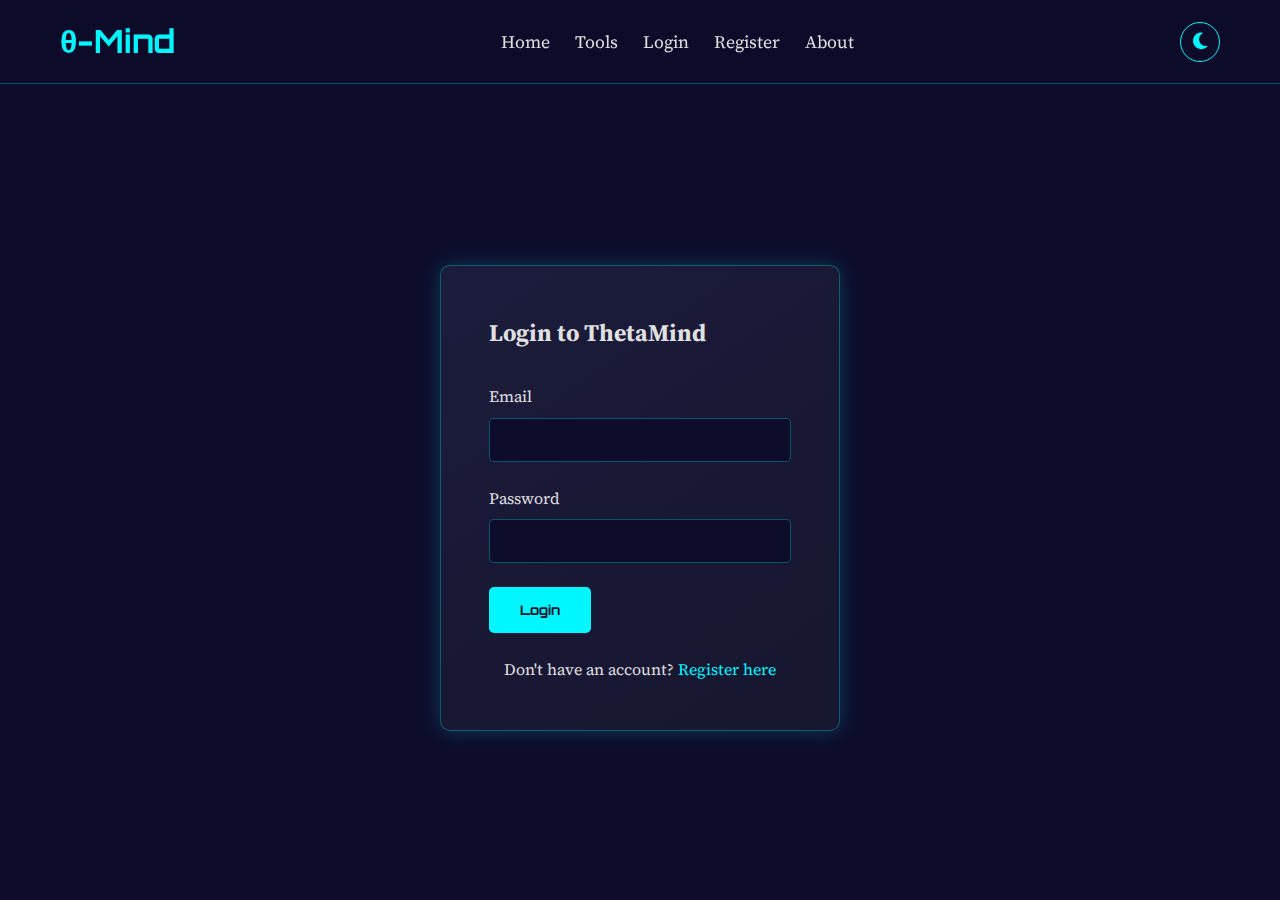
<file: templates/login.html>
<!DOCTYPE html>
<html lang="en">
<head>
    <meta charset="UTF-8">
    <meta name="viewport" content="width=device-width, initial-scale=1.0">
    <title>Login - ThetaMind</title>
    <link rel="stylesheet" href="/static/css/style.css">
    <link rel="stylesheet" href="https://cdnjs.cloudflare.com/ajax/libs/font-awesome/6.4.0/css/all.min.css">
</head>
<body>
    <nav class="navbar">
        <div class="container">
            <a href="/" class="logo">θ-Mind</a>
            <ul class="nav-links">
                <li><a href="/">Home</a></li>
                <li><a href="/tools">Tools</a></li>
                <li><a href="/login">Login</a></li>
                <li><a href="/register">Register</a></li>
                <li><a href="/#about">About</a></li>
            </ul>
             <button id="theme-toggle" class="theme-toggle-btn">
                <i class="fas fa-sun"></i>
                <i class="fas fa-moon"></i>
            </button>
        </div>
    </nav>
    <div class="auth-container">
        <div class="auth-form">
            <h2>Login to ThetaMind</h2>
            <form>
                <div class="form-group">
                    <label for="email">Email</label>
                    <input type="email" id="email" name="email" required>
                </div>
                <div class="form-group">
                    <label for="password">Password</label>
                    <input type="password" id="password" name="password" required>
                </div>
                <button type="submit" class="btn btn-primary">Login</button>
            </form>
            <p>Don't have an account? <a href="/register">Register here</a></p>
        </div>
    </div>
    <script src="/static/js/script.js"></script>
</body>
</html>
</file>
<file: static/css/style.css>
@import url('https://fonts.googleapis.com/css2?family=Orbitron:wght@400;700&family=Source+Serif+4:opsz,wght@8..30,400;8..30,700&display=swap');

:root {
    /* Dark Mode (Default) */
    --primary-bg: #0d0d2b;
    --secondary-bg: #1a1a3a;
    --primary-text: #e0e0e0;
    --accent-color: #00f7ff;
    --accent-hover: #00c5cc;
    --secondary-accent: #ff00ff;
    --border-color: rgba(0, 247, 255, 0.3);
    --shadow-color: rgba(0, 247, 255, 0.2);
    --font-heading: 'Orbitron', sans-serif;
    --font-body: 'Source Serif 4', serif;
    --success-color: #00ff8c;
    --error-color: #ff4d4d;
    --card-bg: linear-gradient(145deg, #1c1c3c, #161630);
    --banner-bg: linear-gradient(135deg, #0d0d2bde, #1a1a3af3);
}

body.light-mode {
    --primary-bg: #f4f7fc;
    --secondary-bg: #ffffff;
    --primary-text: #333333;
    --accent-color: #0056b3;
    --accent-hover: #003d80;
    --secondary-accent: #d9006c;
    --border-color: rgba(0, 86, 179, 0.3);
    --shadow-color: rgba(0, 86, 179, 0.1);
    --success-color: #00a359;
    --error-color: #d90404;
    --card-bg: #ffffff;
    --banner-bg: linear-gradient(135deg, #f4f7fcc9, #e0e5ece3);
}

/* ... (keep body, container, navbar, banner, buttons, sections, features, footer, auth forms from previous version) ... */
* {
    margin: 0;
    padding: 0;
    box-sizing: border-box;
}

body {
    font-family: var(--font-body);
    background-color: var(--primary-bg);
    color: var(--primary-text);
    line-height: 1.6;
    transition: background-color 0.3s ease, color 0.3s ease;
}

.container {
    max-width: 1200px;
    margin: 0 auto;
    padding: 0 20px;
}

.navbar {
    background-color: rgba(13, 13, 43, 0.8);
    backdrop-filter: blur(10px);
    padding: 1rem 0;
    position: fixed;
    width: 100%;
    top: 0;
    z-index: 1000;
    border-bottom: 1px solid var(--border-color);
}

body.light-mode .navbar {
    background-color: rgba(255, 255, 255, 0.8);
}

.navbar .container {
    display: flex;
    justify-content: space-between;
    align-items: center;
}

.navbar .logo {
    font-family: var(--font-heading);
    font-size: 2rem;
    color: var(--accent-color);
    text-decoration: none;
    font-weight: 700;
}

.navbar .nav-links {
    list-style: none;
    display: flex;
    align-items: center;
}

.navbar .nav-links li {
    margin-left: 25px;
}

.navbar .nav-links a {
    color: var(--primary-text);
    text-decoration: none;
    font-size: 1.1rem;
    transition: color 0.3s ease;
    padding-bottom: 5px;
    border-bottom: 2px solid transparent;
}

.navbar .nav-links a:hover,
.navbar .nav-links a.active {
    color: var(--accent-color);
    border-bottom-color: var(--accent-color);
}

.theme-toggle-btn {
    background: transparent;
    border: 1px solid var(--accent-color);
    color: var(--accent-color);
    cursor: pointer;
    border-radius: 50%;
    width: 40px;
    height: 40px;
    font-size: 1.2rem;
    display: flex;
    justify-content: center;
    align-items: center;
    transition: all 0.3s ease;
    margin-left: 25px;
}

.theme-toggle-btn:hover {
    background: var(--accent-color);
    color: var(--primary-bg);
}

.theme-toggle-btn .fa-sun {
    display: none;
}

.theme-toggle-btn .fa-moon {
    display: block;
}

body.light-mode .theme-toggle-btn .fa-sun {
    display: block;
}

body.light-mode .theme-toggle-btn .fa-moon {
    display: none;
}

.banner {
    min-height: 100vh;
    display: flex;
    align-items: center;
    justify-content: center;
    text-align: center;
    position: relative;
    overflow: hidden;
    background: var(--banner-bg);
}

#matrix-background {
    position: absolute;
    top: 0;
    left: 0;
    width: 100%;
    height: 100%;
    z-index: -1;
}

.banner h1 {
    font-family: var(--font-heading);
    font-size: clamp(2.5rem, 6vw, 4.5rem);
    font-weight: 700;
}

.animated-title {
    background: linear-gradient(90deg, var(--accent-color), #fff, var(--secondary-accent), var(--accent-color));
    -webkit-background-clip: text;
    background-clip: text;
    color: transparent;
    animation: gradient-flow 8s linear infinite;
    background-size: 400% 100%;
}

@keyframes gradient-flow {
    0% {
        background-position: 0% 50%;
    }

    100% {
        background-position: 100% 50%;
    }
}

.banner p {
    font-size: clamp(1.1rem, 2.5vw, 1.5rem);
    max-width: 700px;
    margin: 1rem auto 2rem;
}

.banner-buttons {
    display: flex;
    justify-content: center;
    gap: 1rem;
}

.btn {
    padding: 0.8rem 1.8rem;
    border-radius: 5px;
    text-decoration: none;
    font-family: var(--font-heading);
    font-weight: 700;
    transition: all 0.3s ease;
    cursor: pointer;
    border: 2px solid transparent;
}

.btn-primary {
    background-color: var(--accent-color);
    color: var(--primary-bg);
    border-color: var(--accent-color);
}

.btn-primary:hover {
    background-color: var(--accent-hover);
    border-color: var(--accent-hover);
    transform: scale(1.05);
}

.btn-secondary {
    background-color: transparent;
    color: var(--accent-color);
    border-color: var(--accent-color);
}

.btn-secondary:hover {
    background-color: var(--accent-color);
    color: var(--primary-bg);
    transform: scale(1.05);
}

section,
.page-content {
    padding: 6rem 0;
}

.page-content {
    padding-top: 120px;
}

section h2 {
    font-family: var(--font-heading);
    font-size: 2.5rem;
    text-align: center;
    margin-bottom: 1rem;
    color: var(--accent-color);
}

.section-subtitle {
    max-width: 700px;
    text-align: center;
    margin: 0 auto 3rem auto;
    color: var(--primary-text);
    opacity: 0.9;
}

.introduction {
    background-color: var(--secondary-bg);
}

.footer {
    background-color: var(--secondary-bg);
    text-align: center;
    padding: 2rem 0;
    border-top: 1px solid var(--border-color);
}

.auth-container {
    display: flex;
    justify-content: center;
    align-items: center;
    min-height: 100vh;
    padding: 8rem 20px 2rem;
}

.auth-form {
    background: var(--card-bg);
    padding: 3rem;
    border-radius: 10px;
    border: 1px solid var(--border-color);
    width: 100%;
    max-width: 400px;
    box-shadow: 0 0 20px var(--shadow-color);
}

.auth-form h2 {
    margin-bottom: 2rem;
}

.form-group {
    margin-bottom: 1.5rem;
}

.form-group label {
    display: block;
    margin-bottom: 0.5rem;
}

.form-group input {
    width: 100%;
    padding: 0.75rem;
    background-color: var(--primary-bg);
    border: 1px solid var(--border-color);
    border-radius: 5px;
    color: var(--primary-text);
    font-size: 1rem;
}

.auth-form p {
    text-align: center;
    margin-top: 1.5rem;
}

.auth-form p a {
    color: var(--accent-color);
    text-decoration: none;
}

.auth-form .error-message {
    color: var(--error-color);
    text-align: center;
    margin-bottom: 1rem;
}

/* --- Feature Cards --- */
.tools {
    background-color: var(--primary-bg);
}

.tool-grid {
    display: grid;
    grid-template-columns: repeat(auto-fit, minmax(300px, 1fr));
    gap: 2rem;
}

.tool-card {
    background-color: var(--secondary-bg);
    padding: 2rem;
    text-align: center;
    border-radius: 10px;
    border: 1px solid var(--border-color);
    transition: transform 0.3s ease, box-shadow 0.3s ease;
}

.tool-card:hover {
    transform: translateY(-10px);
    box-shadow: 0 10px 20px var(--shadow-color);
}

.tool-card i {
    color: var(--accent-color);
    margin-bottom: 1rem;
}

.tool-card h3 {
    font-family: var(--font-heading);
    font-size: 1.5rem;
    margin-bottom: 1rem;
}

/* --- Tools Page: Topics Section --- */
.topics-section {
    background: var(--primary-bg);
}

.topics-grid {
    display: grid;
    grid-template-columns: repeat(auto-fit, minmax(280px, 1fr));
    gap: 2rem;
}

.topic-card {
    background: var(--card-bg);
    border-radius: 10px;
    border: 1px solid var(--border-color);
    display: flex;
    align-items: center;
    padding: 1.5rem;
    text-decoration: none;
    color: var(--primary-text);
    transition: all 0.3s ease-in-out;
}

.topic-card:not(.disabled):hover {
    transform: translateY(-10px) scale(1.02);
    box-shadow: 0 15px 30px var(--shadow-color);
    border-color: var(--accent-color);
}

.topic-card.disabled {
    opacity: 0.5;
    cursor: not-allowed;
}

.topic-card.disabled .topic-content span {
    display: block;
    font-size: 0.8rem;
    background: var(--secondary-accent);
    color: white;
    padding: 2px 8px;
    border-radius: 10px;
    margin-top: 5px;
}

.topic-icon {
    font-size: 2.5rem;
    margin-right: 1.5rem;
    width: 60px;
    height: 60px;
    display: flex;
    justify-content: center;
    align-items: center;
    border-radius: 50%;
}

.algebra-icon {
    background: linear-gradient(45deg, #00f7ff, #008cff);
    color: white;
}

.geometry-icon {
    background: linear-gradient(45deg, #ff00ff, #ff008c);
    color: white;
}

.calculus-icon {
    background: linear-gradient(45deg, #f7ff00, #ff8c00);
    color: white;
}

.topic-content h3 {
    font-family: var(--font-heading);
    color: var(--primary-text);
    margin-bottom: 0.25rem;
}

body.light-mode .topic-content h3 {
    color: var(--primary-text);
}

/* --- About Page: Team Section --- */
.team-section {
    padding: 4rem 0;
    background-color: var(--primary-bg);
}

.team-grid {
    display: grid;
    grid-template-columns: repeat(auto-fit, minmax(250px, 1fr));
    gap: 2rem;
}

.team-member-card {
    background-color: var(--secondary-bg);
    border: 1px solid var(--border-color);
    border-radius: 10px;
    text-align: center;
    padding: 2rem;
    transition: transform 0.3s ease, box-shadow 0.3s ease;
}

.team-member-card:hover {
    transform: translateY(-10px);
    box-shadow: 0 10px 20px var(--shadow-color);
}

.team-member-card img {
    width: 150px;
    height: 150px;
    border-radius: 50%;
    border: 4px solid var(--accent-color);
    margin-bottom: 1.5rem;
}

.team-member-card h3 {
    font-family: var(--font-heading);
    font-size: 1.5rem;
    color: var(--accent-color);
}

.team-member-card p {
    font-size: 1rem;
    color: var(--primary-text);
}

/* --- AI Solver Section --- */
.ai-solver-section {
    background-color: var(--secondary-bg);
}

.solver-area {
    max-width: 800px;
    margin: 0 auto;
    display: flex;
    flex-direction: column;
    gap: 1rem;
}

.solver-area textarea {
    width: 100%;
    min-height: 120px;
    padding: 1rem;
    background-color: var(--primary-bg);
    border: 1px solid var(--border-color);
    border-radius: 5px;
    color: var(--primary-text);
    font-family: var(--font-body);
    font-size: 1.1rem;
    resize: vertical;
}

.solver-area button {
    align-self: flex-end;
}

/* --- Algebra Learning Path --- */
.learning-path {
    display: flex;
    flex-direction: column;
    gap: 1rem;
    max-width: 800px;
    margin: 0 auto;
}

.path-step {
    display: flex;
    align-items: center;
    background: var(--card-bg);
    border: 1px solid var(--border-color);
    border-radius: 10px;
    padding: 1.5rem;
}

.step-icon {
    font-size: 1.8rem;
    margin-right: 1.5rem;
    width: 50px;
    height: 50px;
    display: flex;
    justify-content: center;
    align-items: center;
    border-radius: 50%;
    background-color: var(--accent-color);
    color: var(--primary-bg);
}

.step-content {
    flex-grow: 1;
}

.step-content h3 {
    font-family: var(--font-heading);
    margin-bottom: 0.25rem;
}

.step-actions {
    margin-top: 1rem;
    display: flex;
    gap: 1rem;
}

/* --- Quiz Modal --- */
.modal {
    position: fixed;
    z-index: 1001;
    left: 0;
    top: 0;
    width: 100%;
    height: 100%;
    overflow: auto;
    background-color: rgba(0, 0, 0, 0.8);
    display: flex;
    justify-content: center;
    align-items: center;
}

.modal-content {
    background-color: var(--secondary-bg);
    margin: auto;
    padding: 20px;
    border: 1px solid var(--border-color);
    width: 90%;
    max-width: 700px;
    border-radius: 10px;
    position: relative;
    box-shadow: 0 5px 25px var(--shadow-color);
    animation: slide-in 0.5s ease-out;
}

@keyframes slide-in {
    from {
        transform: translateY(-50px);
        opacity: 0;
    }

    to {
        transform: translateY(0);
        opacity: 1;
    }
}

.quiz-modal-content {
    max-width: 800px;
    padding: 30px;
}

.close-btn {
    color: #aaa;
    position: absolute;
    top: 15px;
    right: 25px;
    font-size: 28px;
    font-weight: bold;
    cursor: pointer;
}

#quiz-modal-body .quiz-controls {
    display: flex;
    justify-content: space-between;
    align-items: center;
    padding-bottom: 1.5rem;
    margin-bottom: 1.5rem;
    border-bottom: 1px solid var(--border-color);
}

#quiz-modal-body .control-group {
    display: flex;
    align-items: center;
    gap: 1rem;
}

#quiz-modal-body .control-group label {
    font-weight: bold;
}

#quiz-topic-text {
    font-weight: bold;
    color: var(--accent-color);
}

#quiz-modal-body .control-group select {
    padding: 0.5rem;
    background-color: var(--primary-bg);
    color: var(--primary-text);
    border: 1px solid var(--border-color);
    border-radius: 5px;
}

#question-text {
    font-size: 1.3rem;
    line-height: 1.7;
    min-height: 80px;
}

#user-solution-textarea {
    width: 100%;
    min-height: 150px;
    margin: 1.5rem 0;
    padding: 1rem;
    background-color: var(--primary-bg);
    border: 1px solid var(--border-color);
    border-radius: 5px;
    color: var(--primary-text);
    font-size: 1.1rem;
}

.feedback-area {
    padding-top: 1.5rem;
    margin-top: 1.5rem;
    border-top: 1px solid var(--border-color);
}

.feedback-area h3 {
    font-family: var(--font-heading);
    margin-bottom: 1rem;
}

.feedback-area .feedback-correct {
    color: var(--success-color);
}

.feedback-area .feedback-incorrect {
    color: var(--error-color);
}

.loader {
    margin: 4rem auto;
    border: 8px solid var(--secondary-bg);
    border-top: 8px solid var(--accent-color);
    border-radius: 50%;
    width: 60px;
    height: 60px;
    animation: spin 1s linear infinite;
}

@keyframes spin {
    0% {
        transform: rotate(0deg);
    }

    100% {
        transform: rotate(360deg);
    }
}

/* --- Dashboard --- */
.dashboard-grid {
    display: grid;
    grid-template-columns: repeat(auto-fit, minmax(400px, 1fr));
    gap: 2rem;
}

.dashboard-card {
    background: var(--card-bg);
    border: 1px solid var(--border-color);
    border-radius: 10px;
    padding: 2rem;
}

.dashboard-card h3 {
    text-align: center;
    margin-bottom: 1.5rem;
    font-family: var(--font-heading);
}
</file>
